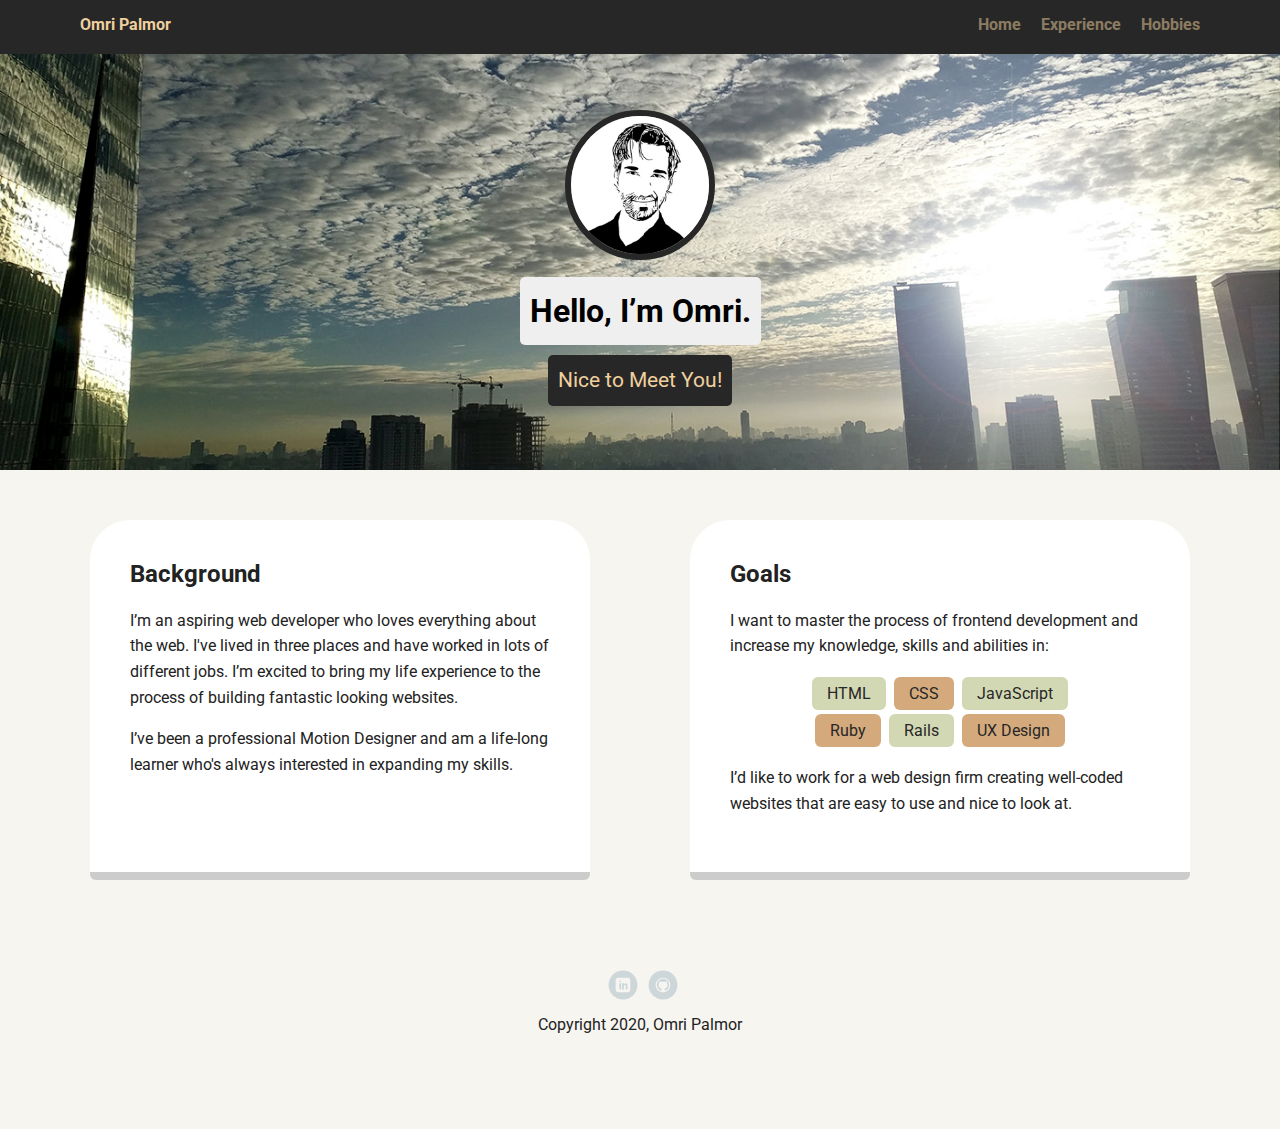
<file: index.html>
<!doctype html>
<html lang="en">
<head>
  <meta charset="utf-8">
  <title>Omri Palmor's Profile</title>
  <meta name="viewport" content="width=device-width, initial-scale=1.0">
  <link rel="stylesheet" href="styles.css">
  <link href="https://fonts.googleapis.com/css?family=Muli%7CRoboto:400,300,500,700,900" rel="stylesheet"></head>
  <body>

    <nav class="main-nav">
      <ul class="nav">
        <li class="name">Omri Palmor</li>
        <li><a href="index.html">Home</a></li>
        <li><a href="experience.html">Experience</a></li>
        <li><a href="hobbies.html">Hobbies</a></li>
      </ul>
    </nav>

    <header>
      <img src="images/me200_200.jpg" alt="Drawing of Omri Palmor" class="profile-image">
      <h1 class="tag name">Hello, I’m Omri.</h1>
      <p class="tag greeting">Nice to Meet You!</p>
    </header>

    <main class="flex">
      <section class="card">
        <h2>Background</h2>
        <p>I’m an aspiring web developer who loves everything about the web. I've lived in three places and have worked in lots of different jobs. I’m excited to bring my life experience to the process of building fantastic looking websites.</p>
        <p>I’ve been a professional Motion Designer and am a life-long learner who's always interested in expanding my skills.</p>
      </section> 

      <section class="card">
        <h2>Goals</h2>
        <p>I want to master the process of frontend development and increase my knowledge, skills and abilities in:</p>
          <ul class="skills">
            <li>HTML</li>
            <li>CSS</li>
            <li>JavaScript</li>
            <li>Ruby</li>
            <li>Rails</li>
            <li>UX Design</li>
          </ul>
        <p>I’d like to work for a web design firm creating well-coded websites that are easy to use and nice to look at.</p>
      </section> 

    </main>
    <footer>
      <ul>
        <li><a href="https://www.linkedin.com/in/omripalmor/" class="social linkedin" target="_blank">LinkedIn</a></li>
        <li><a href="https://github.com/omri-dev" class="social github" target="_blank">Github</a></li>
      </ul>
      <p class="copyright">Copyright 2020, Omri Palmor</p>
    </footer>
  </body>
</html>
</file>
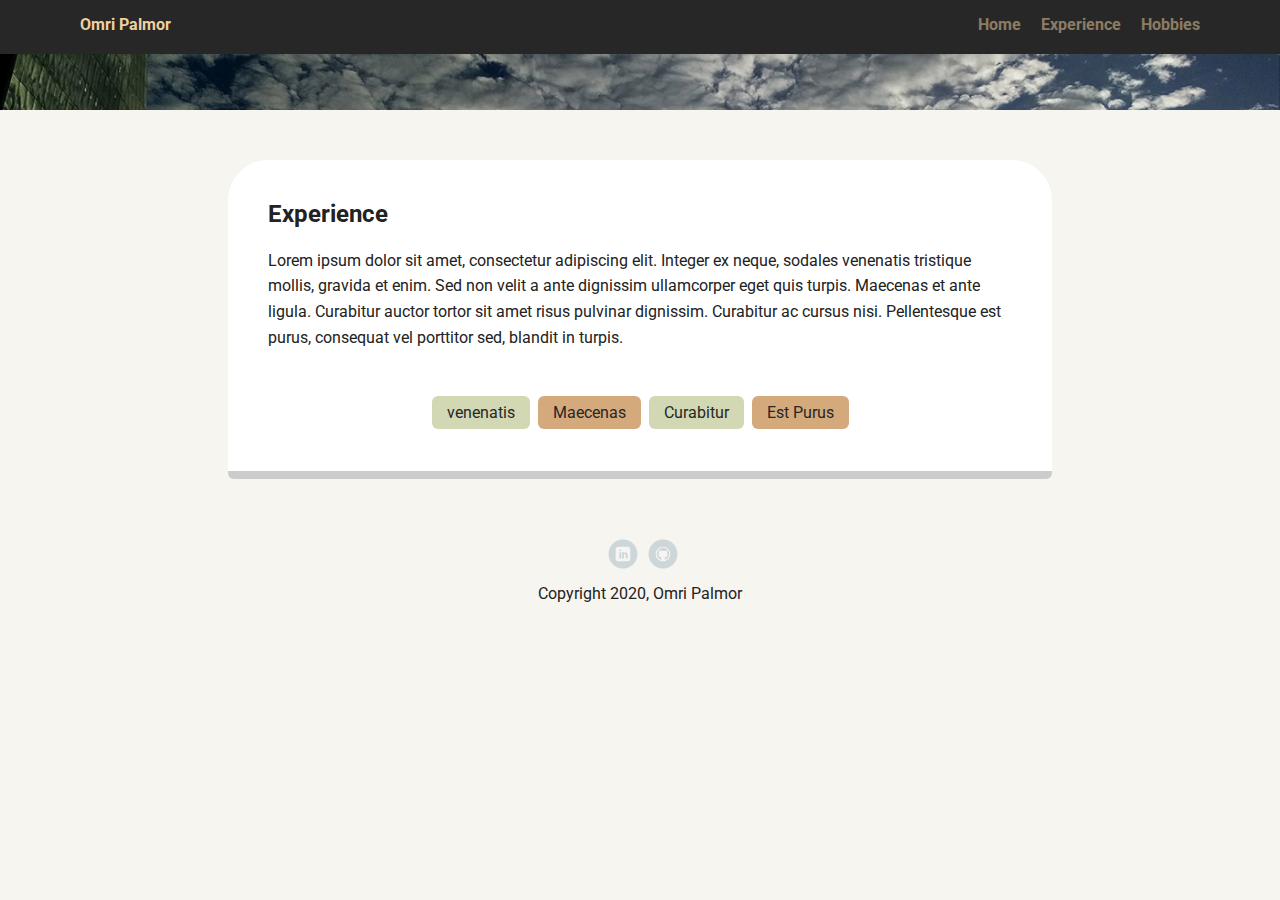
<file: experience.html>
<!doctype html>
<html lang="en">
<head>
  <meta charset="utf-8">
  <title>Omri Palmor's Profile</title>
  <meta name="viewport" content="width=device-width, initial-scale=1.0">
  <link rel="stylesheet" href="styles.css">
  <link href="https://fonts.googleapis.com/css?family=Muli%7CRoboto:400,300,500,700,900" rel="stylesheet"></head>
  <body>
    <nav class="main-nav">
        <ul class="nav">
          <li class="name">Omri Palmor</li>
          <li><a href="index.html">Home</a></li>
          <li><a href="experience.html">Experience</a></li>
          <li><a href="hobbies.html">Hobbies</a></li>
        </ul>
      </nav>

    <header class="secondary-page">
    </header>

    <main class="secondary-page-width">
      <section class="card-full-page">
        <h2>Experience</h2>

        <p>Lorem ipsum dolor sit amet, consectetur adipiscing elit. Integer ex neque, sodales venenatis tristique mollis, gravida et enim. Sed non velit a ante dignissim ullamcorper eget quis turpis. Maecenas et ante ligula. Curabitur auctor tortor sit amet risus pulvinar dignissim. Curabitur ac cursus nisi. Pellentesque est purus, consequat vel porttitor sed, blandit in turpis.</p>
       
        <aside>
          <ul class="experience-list">
            <li>venenatis</li>
            <li>Maecenas</li>
            <li>Curabitur</li>
            <li>Est Purus</li>
          </ul>
        </aside>
      </section>
       
    </main>

    <footer>
      <ul>
        <li><a href="https://www.linkedin.com/in/omripalmor/" class="social linkedin" target="_blank">LinkedIn</a></li>
        <li><a href="https://github.com/omri-dev" class="social github" target="_blank">Github</a></li>
      </ul>
      <p class="copyright">Copyright 2020, Omri Palmor</p>
   </footer>
  </body>
</html>
</file>
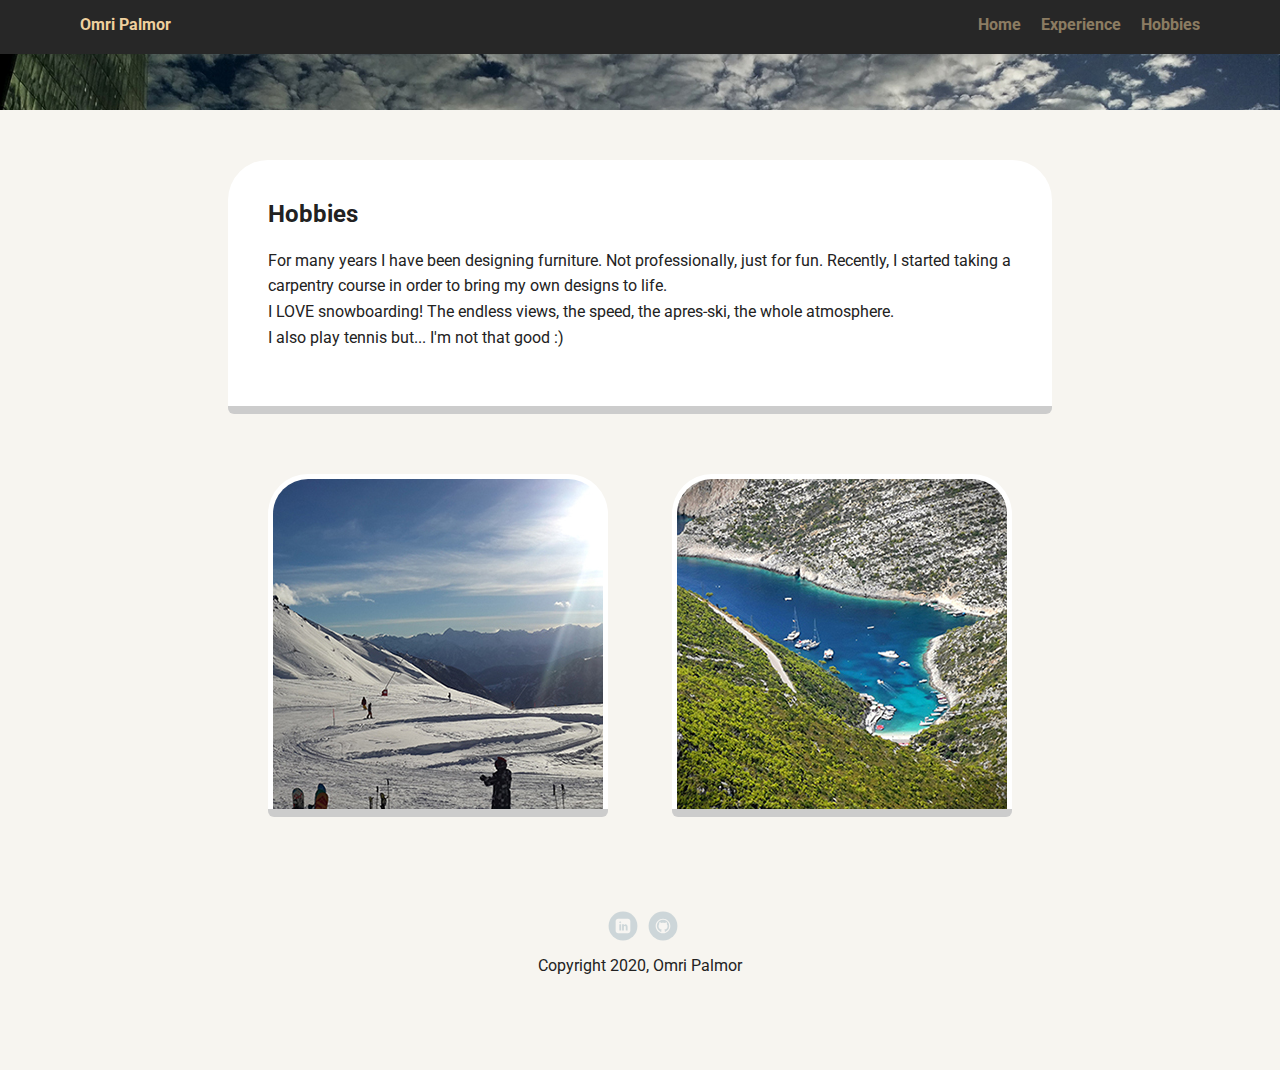
<file: hobbies.html>
<!doctype html>
<html lang="en">
<head>
  <meta charset="utf-8">
  <title>Omri Palmor's Profile</title>
  <meta name="viewport" content="width=device-width, initial-scale=1.0">
  <link rel="stylesheet" href="styles.css">
  <link href="https://fonts.googleapis.com/css?family=Muli%7CRoboto:400,300,500,700,900" rel="stylesheet"></head>
  <body>
    <nav class="main-nav">
        <ul class="nav">
            <li class="name">Omri Palmor</li>
            <li><a href="index.html">Home</a></li>
            <li><a href="experience.html">Experience</a></li>
            <li><a href="hobbies.html">Hobbies</a></li>
        </ul>
    </nav>

    <header class="secondary-page">
    </header>

    <main class="secondary-page-width">
      <section class="card-full-page">
        <h2>Hobbies</h2>

        <p>For many years I have been designing furniture. Not professionally, just for fun. Recently, I started taking a carpentry course in order to bring my own designs to life.<br>
        I LOVE snowboarding! The endless views, the speed, the apres-ski, the whole atmosphere.<br>
        I also play tennis but... I'm not that good :)</p>
      </section>
      
      <img src="images/pic2.jpg" alt="ski in french alps" title="My winter vacatione" class="pic">
      <img src="images/pic1.jpg" alt="Corfu island. Greece" title="All aboard" class="pic">
    </main>

    <footer>
      <ul>
        <li><a href="https://www.linkedin.com/in/omripalmor/" class="social linkedin" target="_blank">LinkedIn</a></li>
        <li><a href="https://github.com/omri-dev" class="social github" target="_blank">Github</a></li>
      </ul>
      <p class="copyright">Copyright 2020, Omri Palmor</p>
   </footer>
  </body>
</html>
</file>
<file: styles.css>
/* Global Layout Set-up */
* { 
  box-sizing: border-box;
}
  
body {
  margin: 0;
  padding: 0;
  text-align: center;
  font-family: 'Roboto', sans-serif;
  color: #222;
  background: #f7f5f0;
}
/* Link Styles */

a {
  text-decoration: none;
  color: #EFD09E;
  opacity: 50%;
}
a:hover {
  color: #90A9B7;
  opacity: 100%;
}

/* Section Styles */

.main-nav {
  width: 100%;
  background: #272727;
  min-height: 30px;
  padding: 10px;
  position: fixed;
  text-align: center;
}
.nav {
  display: flex;
  justify-content: space-around;
  font-weight: 700;
  list-style-type: none;
  margin: 0 auto;
  padding: 0;
}

.nav .name {
    display: block;
    margin-right: auto;
    color: #EFD09E;
}
.nav li {
  padding: 5px 10px 10px 10px;
}
.nav a {
  transition: all .5s;
}
.nav a:hover {
  color: #EFD09E
}

header {
  text-align: center;
  background: url('images/header_pic.jpg') no-repeat center ;
  background-size: cover;
  overflow: hidden;
  padding-top: 60px;
}
header {
  line-height: 1.5;
}

header.secondary-page {
  text-align: center;
  background: url('images/header_pic.jpg') no-repeat top;
  background-size: cover;
  overflow: hidden;
  padding-top: 60px;

}
header .profile-image {
  margin-top: 50px;
  width: 150px;
  height: 150px;
  border-radius: 50%;
  border: 6px solid #272727;
  transition: all .5s;
}

header .profile-image:hover {
  transform: scale(1.2) rotate(10deg);
  border: 3px solid #90A9B7;
  box-shadow: 1px 6px 20px #272727;
}

.tag {
  background-color: #efefef;
  color: black;
  padding: 10px;
  border-radius: 5px;
  display: table;
  margin: 10px auto;
} 

.greeting {
  background-color: #272727;
  color: #EFD09E;
  font-size: 1.3rem;
}

.card {
  margin: 30px;
  padding: 20px 40px 40px;
  max-width: 500px;
  text-align: left;
  background: #fff;
  border-bottom: 8px solid #ccc;
  border-radius: 6px;
  border-top-left-radius: 40px;
  border-top-right-radius: 40px;
  transition: all .5s;
}

.card:hover {
  border-color: #90A9B7;
}

.secondary-page-width{
  max-width: 1030px;
  margin: 0 auto;
}

.pic {
  border-bottom: 8px solid #ccc;
  border-radius: 6px;
  border-top-left-radius: 40px;
  border-top-right-radius: 40px;
  margin: 30px;
  padding: 5px 5px 0 5px;
  background: #fff;
  transition: all .5s;
}

.pic:hover {
  border-color: #90A9B7;
  transform: scale(1.1);
}

.card-full-page {
  margin: 30px auto;
  padding: 20px 40px 40px;
  max-width: 80%;
  text-align: left;
  background: #fff;
  border-bottom: 8px solid #ccc;
  border-radius: 6px;
  border-top-left-radius: 40px;
  border-top-right-radius: 40px;
  transition: all .5s;
}

.card-full-page:hover {
  border-color: #90A9B7;
}
ul.skills {
  padding: 0;
  text-align: center;
  max-width: 300px;
  margin: 0 auto;

}

.skills li {
  border-radius: 6px;
  display: inline-block;
  background: #D4AA7D;
  color: #272727;
  padding: 7px 15px;
  margin: 2px;
}

.skills li:nth-child(odd) {
  background: #D2D8B3;
}

.skills li {
  transition: all 0.5s;
}

.skills li:hover {
  background: #90A9B7;
  color: white;
  padding: 7px 30px;
  font-weight: bold;
}

footer {
  width: 100%;
  min-height: 30px;
  padding: 20px 20px 40px 20px;
}

footer .copyright {
  top: -8px;
  font-size: .75em;
}

footer ul {
  list-style-type: none;
  margin: 0;
  padding: 0;
}

footer ul li {
  display: inline-block;
}

ul.experience-list {
  padding: 0;
  text-align: center;
  margin: 0 auto;
}

.experience-list li {
  border-radius: 6px;
  display: inline-block;
  background: #D4AA7D;
  color: #272727;
  padding: 7px 15px;
  margin: 2px;
  margin-top: 30px;
}

.experience-list li:nth-child(odd) {
  background: #D2D8B3;
}

.experience-list li {
  transition: all 0.5s;
}

.experience-list li:hover {
  background: #90A9B7;
  color: white;
  padding: 7px 30px;
  font-weight: bold;
}

a.social {
  display: inline-block;
  text-indent: -9999px;
  margin-left: 5px;
  width: 30px;
  height: 30px;
  background-size: 30px 30px;
  opacity: .4;
  transition: all .5s;

}
a.linkedin {
  background-image: url(images/linkedin.svg);
}
a.github {
  background-image: url(images/github.svg);
}
a.social:hover {
  opacity: 1;
}
.clearfix {
  clear: both;
}

/* Styles for larger screens */
@media screen and (min-width: 720px) {
  
  .flex {
      display: -ms-flexbox;      /* TWEENER - IE 10 */
      display: flex; 
      max-width: 1200px;
      -ms-flex-pack: distribute;
      justify-content: space-around;
      margin: 0 auto;
  }

  header {
    min-height: 470px;
  }

  header.secondary-page {
    min-height: 110px;
  }

  .nav {
    max-width: 1200px;
    padding: 0 30px;
  }

  main {
    padding-top: 20px;
  }

  main p {
    line-height: 1.6em;
  }

  footer {
    font-size: 1.3em;
    max-width: 1200px;
    margin: 40px auto;
  }
}
</file>
